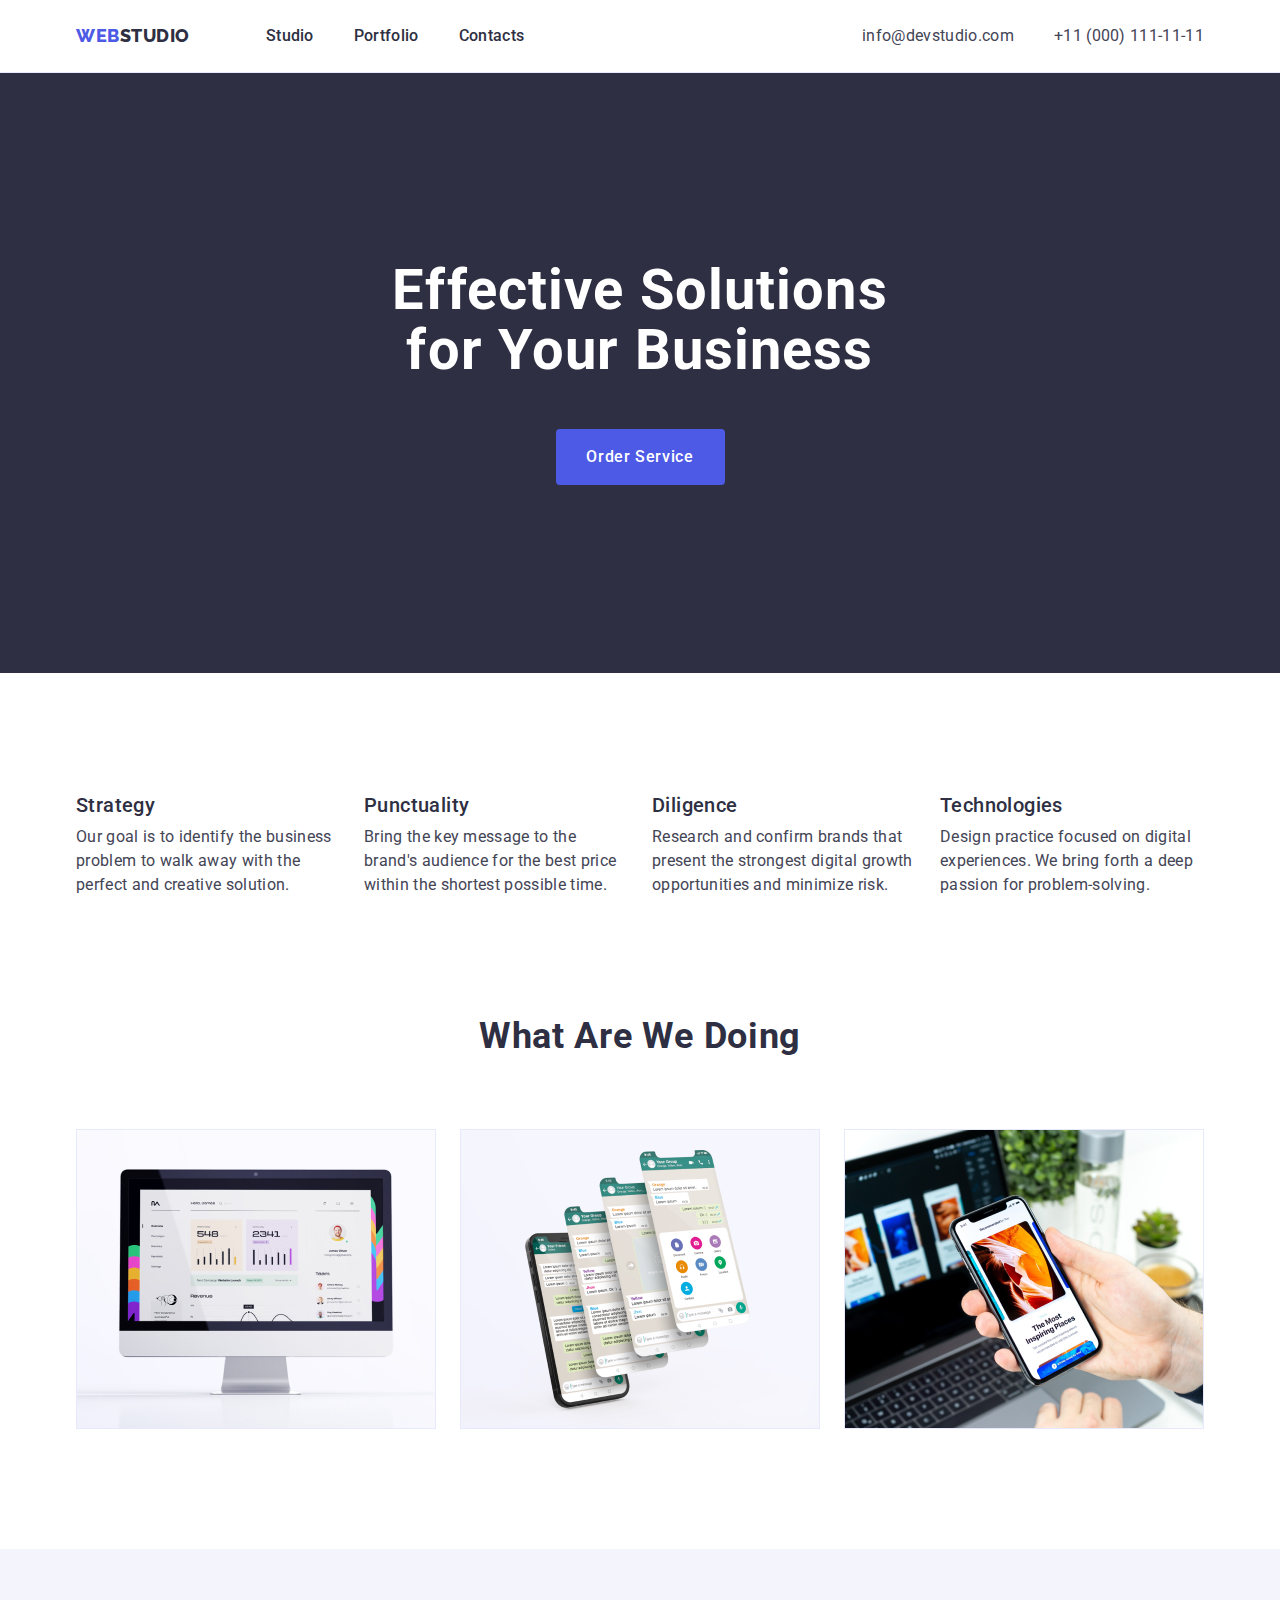
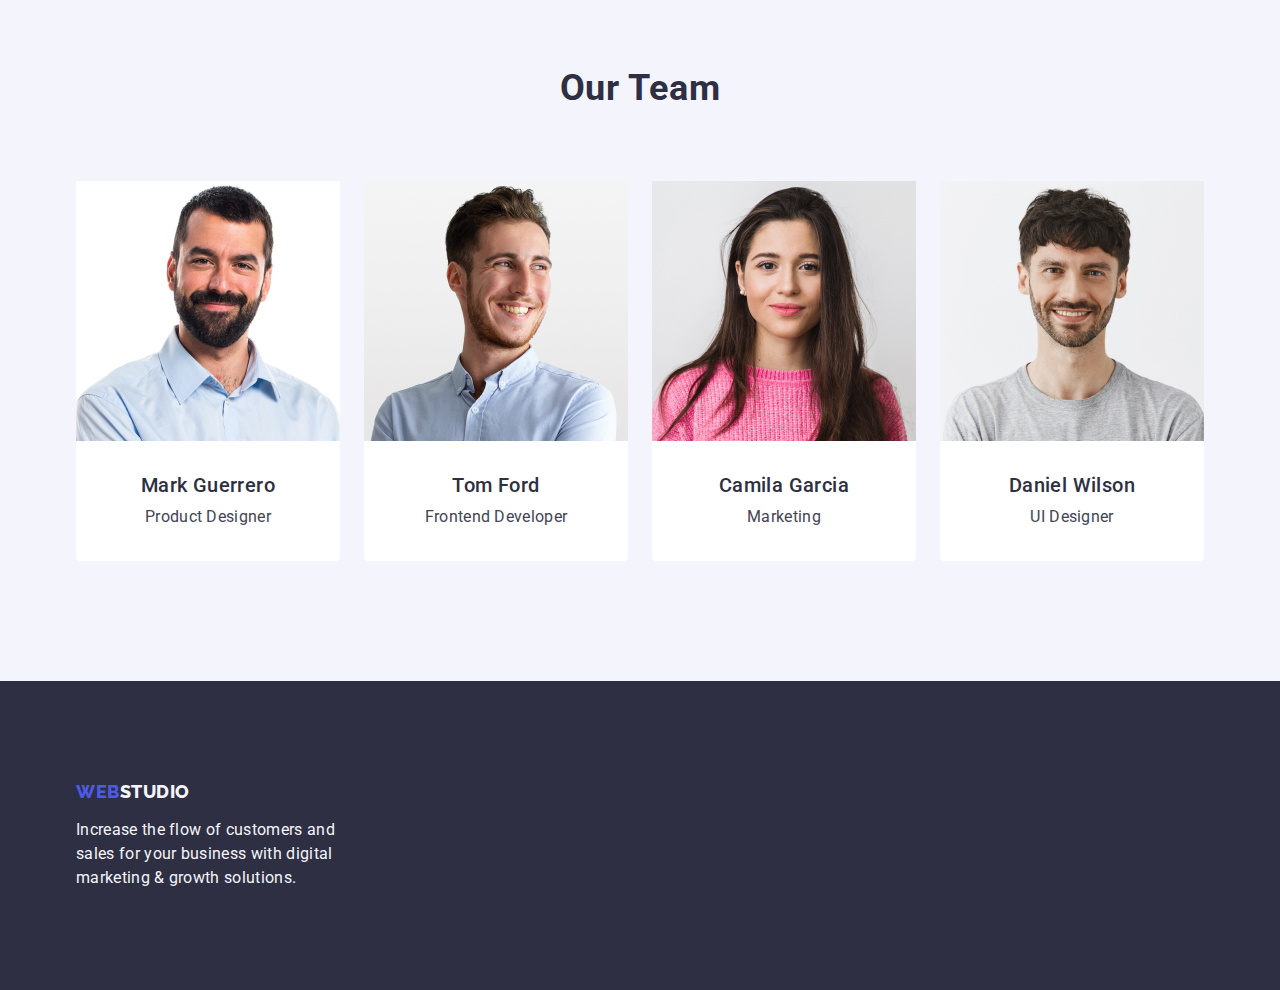
<file: index.html>
<!DOCTYPE html>
<html lang="en">
  <head>
    <meta charset="UTF-8" />
    <meta http-equiv="X-UA-Compatible" content="IE=edge" />
    <meta name="viewport" content="width=device-width, initial-scale=1.0" />
    <link rel="stylesheet" href="https://cdnjs.cloudflare.com/ajax/libs/modern-normalize/1.0.0/modern-normalize.min.css" />
    <link rel="preconnect" href="https://fonts.googleapis.com">
    <link rel="preconnect" href="https://fonts.gstatic.com" crossorigin>
    <link href="https://fonts.googleapis.com/css2?family=Raleway:wght@800&family=Roboto:wght@400;500;700;900&display=swap" rel="stylesheet">
    <link rel="stylesheet" href="./css/styles.css">
    <title>Studio</title>
  </head>
  <body>
    <header class="header">
      <div class="container-header container">
      <nav class="header-navigation">
        <a class="header-logo link" href="./index.html">Web<span class="header-web">Studio</span></a>
        <ul class="header-list list">
          <li class="header-item"><a class="header-link link" href="./index.html">Studio</a></li>
          <li class="header-item"><a class="header-link link" href="./portfolio.html">Portfolio</a></li>
          <li class="header-item"><a class="header-link link" href="">Contacts</a></li>
        </ul>
      </nav>
      <address class="header-address">
        <ul class="header-address-list list">
          <li class="header-address-item"><a class="header-address-link link" href="mailto:info@devstudio.com">info@devstudio.com</a></li>
          <li class="header-address-item"><a class="header-address-link link" href="tel:+110001111111">+11 (000) 111-11-11</a></li>
        </ul>
      </address>
      </div>
    </header>
    <main>
      <section class="hero">
        <div class="container">
        <h1 class="hero-text">Effective Solutions for Your Business</h1>
        <button type="button" class="studio-btn">Order Service</button>
        </div>
      </section>
      <section class="criteria">
        <div class="container">
        <h2 class="visually-hidden">Criteria</h2>
        <ul class="criteria-list list">
          <li class="criteria-item">
            <h3 class="criteria-text-top">Strategy</h3>
            <p class="criteria-text-bottom">
              Our goal is to identify the business problem to walk away with the
              perfect and creative solution.
            </p>
          </li>
          <li class="criteria-item">
            <h3 class="criteria-text-top">Punctuality</h3>
            <p class="criteria-text-bottom">
              Bring the key message to the brand's audience for the best price
              within the shortest possible time.
            </p>
          </li>
          <li class="criteria-item">
            <h3 class="criteria-text-top">Diligence</h3>
            <p class="criteria-text-bottom">
              Research and confirm brands that present the strongest digital
              growth opportunities and minimize risk.
            </p>
          </li>
          <li class="criteria-item">
            <h3 class="criteria-text-top">Technologies</h3>
            <p class="criteria-text-bottom">
              Design practice focused on digital experiences. We bring forth a
              deep passion for problem-solving.
            </p>
          </li>
        </ul>
        </div>
      </section>
      <section class="works">
        <div class="container">
        <h2 class="works-text">What are we doing</h2>
        <ul class="works-list list">
          <li class="works-list-item">
            <img
              src="./images/img1.jpg"
              alt="Application on a computer"
              width="360"
            />
          </li>
          <li class="works-list-item">
            <img src="./images/img2.jpg" alt="Chat on the phone" width="360" />
          </li>
          <li class="works-list-item">
            <img
              src="./images/img3.jpg"
              alt="Open site on the phone"
              width="360"
            />
          </li>
        </ul>
        </div>
      </section>
      <section class="ourteam">
        <div class="container">
        <h2 class="ourteam-text-top">Our Team</h2>
        <ul class="ourteam-list list">
          <li class="ourteam-item">
            <img src="./images/img4.jpg" alt="Mark Guerrero" width="264" />
            <div class="container-workers">
            <h3 class="ourteam-text">Mark Guerrero</h3>
            <p class="ourteam-text-bottom">Product Designer</p>
            </div>
          </li>
          <li class="ourteam-item">
            <img src="./images/img5.jpg" alt="Tom Ford" width="264" />
            <div class="container-workers">
            <h3 class="ourteam-text">Tom Ford</h3>
            <p class="ourteam-text-bottom">Frontend Developer</p>
            </div>
          </li>
          <li class="ourteam-item">
            <img src="./images/img6.jpg" alt="Camila Garcia" width="264" />
            <div class="container-workers">
            <h3 class="ourteam-text">Camila Garcia</h3>
            <p class="ourteam-text-bottom">Marketing</p>
            </div>
          </li>
          <li class="ourteam-item">
            <img src="./images/img7.jpg" alt="Daniel Wilson" width="264" />
            <div class="container-workers">
            <h3 class="ourteam-text">Daniel Wilson</h3>
            <p class="ourteam-text-bottom">UI Designer</p>
            </div>
          </li>
        </ul>
        </div>
      </section>
    </main>
    <footer class="footer">
      <div class="container">
      <a class="footer-logo link" href="./index.html">Web<span class="footer-web">Studio</span></a>
      <p class="footer-text">
        Increase the flow of customers and sales for your business with digital
        marketing & growth solutions.
      </p>
      </div>
    </footer>
  </body>
</html>
</file>
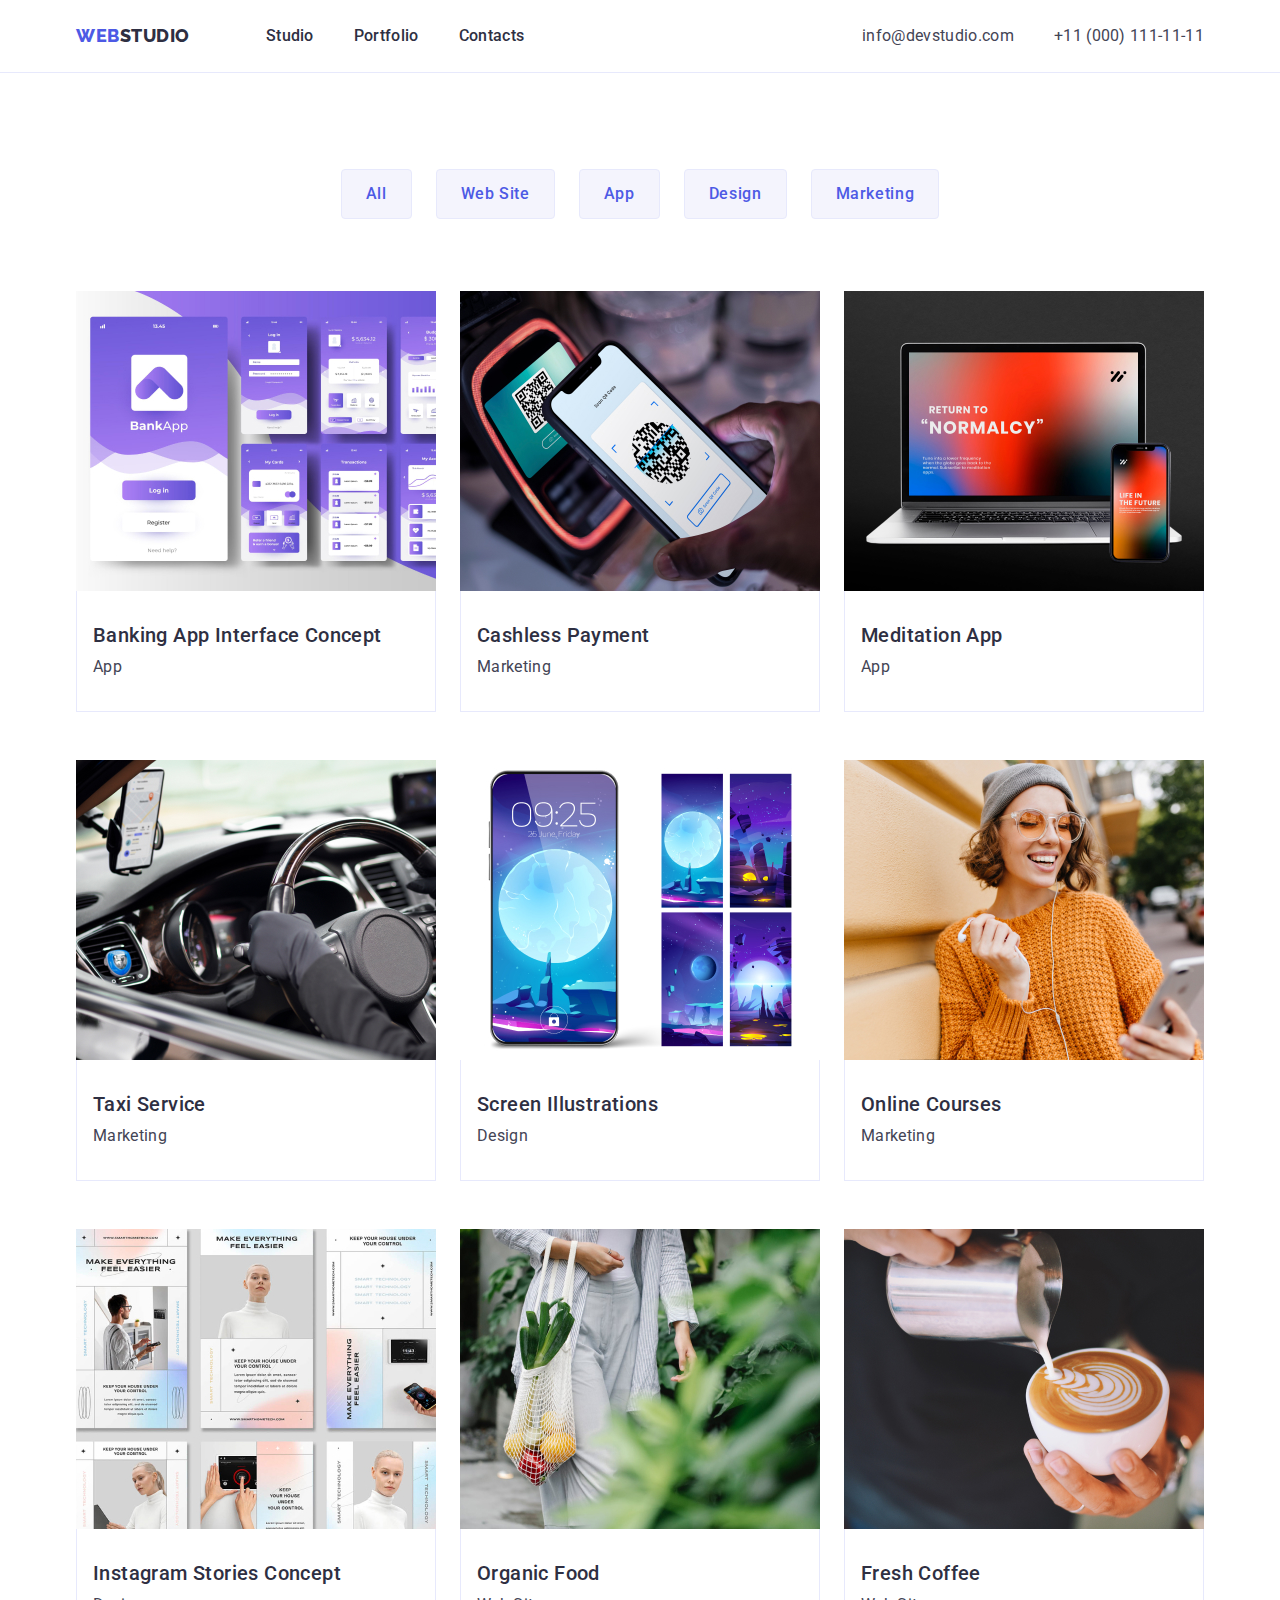
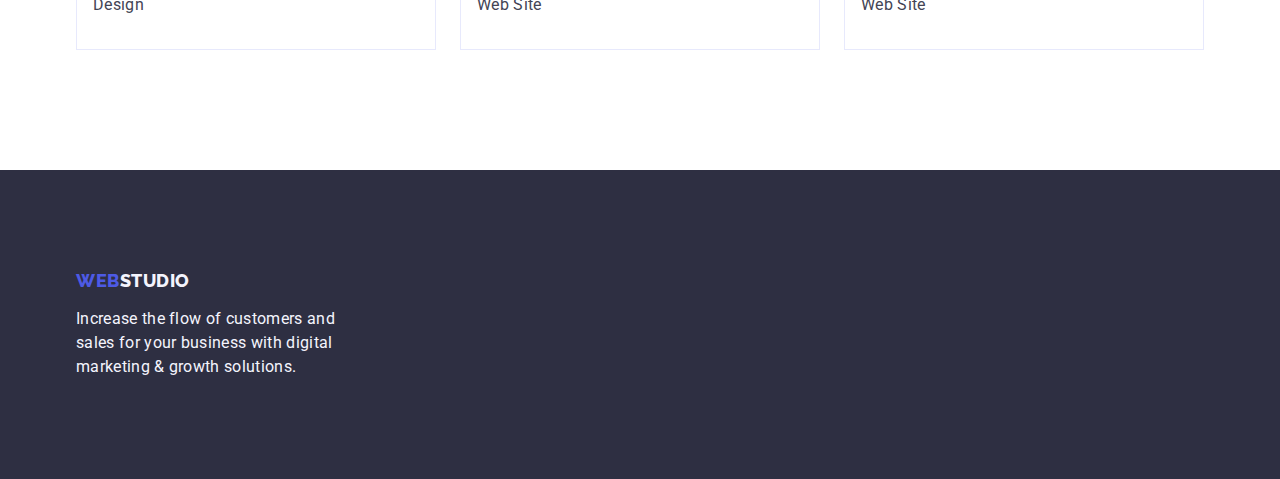
<file: portfolio.html>
<!DOCTYPE html>
<html lang="en">

<head>
    <meta charset="UTF-8" />
    <meta http-equiv="X-UA-Compatible" content="IE=edge" />
    <meta name="viewport" content="width=device-width, initial-scale=1.0" />
    <link rel="stylesheet" href="https://cdnjs.cloudflare.com/ajax/libs/modern-normalize/1.0.0/modern-normalize.min.css" />
    <link rel="preconnect" href="https://fonts.googleapis.com">
    <link rel="preconnect" href="https://fonts.gstatic.com" crossorigin>
    <link href="https://fonts.googleapis.com/css2?family=Raleway:wght@800&family=Roboto:wght@400;500;700;900&display=swap" rel="stylesheet">
    <link rel="stylesheet" href="./css/styles.css">
    <title>Portfolio</title>
</head>
<body>
    <header class="header">
        <div class="container-header container">
            <nav class="header-navigation">
                <a class="header-logo link" href="./index.html">Web<span class="header-web">Studio</span></a>
                <ul class="header-list list">
                    <li class="header-item"><a class="header-link link" href="./index.html">Studio</a></li>
                    <li class="header-item"><a class="header-link link" href="./portfolio.html">Portfolio</a></li>
                    <li class="header-item"><a class="header-link link" href="">Contacts</a></li>
                </ul>
            </nav>
            <address class="header-address">
                <ul class="header-address-list list">
                    <li class="header-address-item"><a class="header-address-link link"
                            href="mailto:info@devstudio.com">info@devstudio.com</a></li>
                    <li class="header-address-item"><a class="header-address-link link" href="tel:+110001111111">+11 (000)
                            111-11-11</a></li>
                </ul>
            </address>
        </div>
    </header>
    <main>
        <section class="fitters">
            <div class="container">
            <h1 class="visually-hidden">Portfolio</h1>
            <ul class="fitters-button-list list">
            <li class="fitters-button-item"><button type="button" class="fitters-button">All</button></li>
            <li class="fitters-button-item"><button type="button" class="fitters-button">Web Site</button></li>
            <li class="fitters-button-item"><button type="button" class="fitters-button">App</button></li>
            <li class="fitters-button-item"><button type="button" class="fitters-button">Design</button></li>
            <li class="fitters-button-item"><button type="button" class="fitters-button">Marketing</button></li>
            </ul>
            <ul class="fitters-list list">
                <li class="fitters-item">
                    <a class="fitters-link link" href="">
                    <img src="./images/banking-app-interface-concept.jpg" alt="Banking App" 
                    height="300" width="360">
                    <div class="app">
                    <h2 class="fitters-text-top">Banking App Interface Concept</h2>
                    <p class="fitters-text-bottom">App</p>
                    </div>
                </a>
                </li>
                <li class="fitters-item">
                    <a class="fitters-link link" href="">
                    <img src="./images/cashless-payment.jpg" alt="Cashless Payment"
                    height="300" width="360">
                    <div class="app">
                    <h2 class="fitters-text-top">Cashless Payment</h2>
                    <p class="fitters-text-bottom">Marketing</p>
                    </div>
                </a>
                </li>
                <li class="fitters-item">
                    <a class="fitters-link link" href="">
                    <img src="./images/meditation-app.jpg" alt="Meditation App"
                    height="300" width="360">
                    <div class="app">
                    <h2 class="fitters-text-top">Meditation App</h2>
                    <p class="fitters-text-bottom">App</p>
                    </div>
                </a>
                </li>
                <li class="fitters-item">
                    <a class="fitters-link link" href="">
                    <img src="./images/taxi-service.jpg" alt="Taxi Service"
                    height="300" width="360">
                    <div class="app">
                    <h2 class="fitters-text-top">Taxi Service</h2>
                    <p class="fitters-text-bottom">Marketing</p>
                    </div>
                </a>
                </li>
                <li class="fitters-item">
                    <a class="fitters-link link" href="">
                    <img src="./images/screen-illustrations.jpg" alt="Screen Illustrations"
                    height="300" width="360">
                    <div class="app">
                    <h2 class="fitters-text-top">Screen Illustrations</h2>
                    <p class="fitters-text-bottom">Design</p>
                    </div>
                </a>
                </li>
                <li class="fitters-item">
                    <a class="fitters-link link" href="">
                    <img src="./images/online-courses.jpg" alt="Online Courses"
                    height="300" width="360">
                    <div class="app">
                    <h2 class="fitters-text-top">Online Courses</h2>
                    <p class="fitters-text-bottom">Marketing</p>
                    </div>
                </a>
                </li>
                <li class="fitters-item">
                    <a class="fitters-link link" href="">
                    <img src="./images/instagram-stories-concept.jpg" alt="Instagram Stories Concept"
                    height="300" width="360">
                    <div class="app">
                    <h2 class="fitters-text-top">Instagram Stories Concept</h2>
                    <p class="fitters-text-bottom">Design</p>
                    </div>
                </a>
                </li>
                <li class="fitters-item">
                    <a class="fitters-link link" href="">
                    <img src="./images/organic-food.jpg" alt="Organic Food"
                    height="300" width="360">
                    <div class="app">
                    <h2 class="fitters-text-top">Organic Food</h2>
                    <p class="fitters-text-bottom">Web Site</p>
                    </div>
                </a>
                </li>
                <li class="fitters-item">
                    <a class="fitters-link link" href="">
                    <img src="./images/fresh-coffee.jpg" alt="Fresh Coffee"
                    height="300" width="360">
                    <div class="app">
                    <h2 class="fitters-text-top">Fresh Coffee</h2>
                    <p class="fitters-text-bottom">Web Site</p>
                    </div>
                </a>
                </li>
            </ul>
            </div>
        </section>
    </main>
    <footer class="footer">
        <div class="container">
            <a class="footer-logo link" href="./index.html">Web<span class="footer-web">Studio</span></a>
            <p class="footer-text">
                Increase the flow of customers and sales for your business with digital
                marketing & growth solutions.
            </p>
        </div>
    </footer>
</body>
</html>
</file>
<file: css/styles.css>
:root {
    --title-color:#2E2F42;
    --logo-color: #4D5AE5;
    --white-color: #FFFFFF;
    --text-color: #F4F4FD;
    --background-color: #404BBF;
    --adress-color: #434455;
    --btn-color: #e7e9fc;
}
body {
    font-family: 'Roboto', sans-serif;
    background-color: var(--white-color);
    color: var(--adress-color);
}
p, h1, h2, h3, h4, h5, h6 {
    margin: 0;
}
ul, ol {
    margin: 0;
    padding: 0;
}
img {
    display: block;
    max-width: 100%;
    height: auto;
}
.visually-hidden {
    position: absolute;
    width: 1px;
    height: 1px;
    margin: -1px;
    border: 0;
    padding: 0;
    white-space: nowrap;
    clip-path: inset(100%);
    clip: rect(0 0 0 0);
    overflow: hidden;
}
.list {
    list-style: none;
}
.link {
    text-decoration: none;
}
/* Header */
.header {
    border-bottom: 1px solid #e7e9fc
}
.container-header {
    display: flex;
    align-items: center;
}
.header-navigation {
    display: flex;
    align-items: center;
}
.header-item {
    
}
.header-item:last-child {
    margin-right: 0;
}
.container{
    width: 1158px;
    padding-left: 15px;
    padding-right: 15px;
    margin: 0 auto;
}
.header-logo {
    margin-right: 76px;
    font-family: 'Raleway', sans-serif;
    font-weight: 800;
    font-size: 18px;
    line-height: 1.17;
    letter-spacing: 0.03em;
    text-transform: uppercase;
    color: var(--logo-color);
}
.header-web {
    font-family: 'Raleway', sans-serif;
    font-weight: 800;
    font-size: 18px;
    line-height: 1.17;
    letter-spacing: 0.03em;
    text-transform: uppercase;
    color: var(--title-color);
}
.header-link {
    font-weight: 500;
    font-size: 16px;
    line-height: 1.5;
    letter-spacing: 0.02em;
    color: var(--title-color);
    padding: 24px 0;
    display: block;
}
.header-list{
    display: flex;
    gap: 40px;
}
/* Navigation */
.header-link:hover, .header-link:focus {
    color:var(--background-color);
}
.header-address-list {
    display: flex;
    gap: 40px;
}
.header-address{
    display: flex;
    margin-left: auto;
    font-style: normal;
    
}
.header-address-item {
}
.header-address-link {
    font-size: 16px;
    line-height: 1.5;
    letter-spacing: 0.02em;
    color: var(--adress-color);
}
.header-address-link:hover, .header-address-link:focus {
    color: var(--background-color);
}
/* Hero */
.hero {
    padding: 188px 0;
    min-height: 600px;
    background: var(--title-color);
    padding-top: 188px;
}
.hero-text {
    max-width: 496px;
    font-size: 56px;
    line-height: 1.07;
    letter-spacing: 0.02em;
    color: var(--white-color);
    text-align: center;
    margin: 0 auto;
}
.studio-btn {
    display: block;
    margin: 0 auto;
    margin-top: 48px;
    min-width: 169px;
    height: 56px;
    border: none;
    font-family: inherit;
    font-weight: 500;
    font-size: 16px;
    line-height: 1.5;
    letter-spacing: 0.04em;
    color: var(--white-color);
    background-color: var(--logo-color);
    cursor: pointer;
    border-radius: 4px;
}
.studio-btn:hover, .studio-btn:focus {
    background: var(--background-color);
}


/* Criteria */
.criteria {
    padding: 120px 0
}
.criteria-list {
    display: flex;
    align-items: flex-start;
    gap: 24px;
}
.criteria-item {
    width: calc((100% - 72px) / 4);
}
.criteria-text-top {
    font-weight: 500;
    font-size: 20px;
    line-height: 1.2;
    letter-spacing: 0.02em;
    color: var(--title-color);
    margin-bottom: 8px;
}
.criteria-text-bottom {
    font-size: 16px;
    line-height: 1.5;
    letter-spacing: 0.02em;
}
/* Works */
.works {
    padding-bottom: 120px;
}
.container-workers {
    padding: 32px 16px;
}
.works-text {
    margin-bottom: 72px;
    font-weight: 700;
    font-size: 36px;
    line-height: 1.11;
    text-align: center;
    letter-spacing: 0.02em;
    text-transform: capitalize;
    color: var(--title-color);
}
.works-list {
    display: flex;
    gap: 24px;
}
.works-list-item {
    width: calc((100%-48px)/3);
}
/* Our Team */
.ourteam {
    background: var(--text-color);
    padding: 120px 0;
}
.ourteam-text-top {
    margin-bottom: 72px;
    font-size: 36px;
    line-height: 1.11;
    text-align: center;
    letter-spacing: 0.02em;
    text-transform: capitalize;
    color: var(--title-color);
}
.ourteam-list {
    display: flex;
    gap: 24px;
}
.ourteam-item {
    width: calc((100% - 72px) / 4);
    border-radius: 0px 0px 4px 4px;
    background: var(--white-color);
}
.ourteam-text {
    margin-bottom: 8px;
    font-weight: 500;
    font-size: 20px;
    line-height: 1.2;
    text-align: center;
    letter-spacing: 0.02em;
    color: var(--title-color);
}
.ourteam-text-bottom {
    font-size: 16px;
    line-height: 1.5;
    text-align: center;
    letter-spacing: 0.02em;
}
/* Footer */
.footer {
    padding-top: 100px;
    padding-bottom: 100px;
    background: var(--title-color);
}
.footer-logo {
    display: inline-block;
    margin-bottom: 16px;
    font-family: 'Raleway', sans-serif;
    font-weight: 800;
    font-size: 18px;
    line-height: 1.17;
    letter-spacing: 0.03em;
    text-transform: uppercase;
    color: var(--logo-color);
}
.footer-web {
    font-family: 'Raleway', sans-serif;
    font-weight: 800;
    font-size: 18px;
    line-height: 1.17;
    letter-spacing: 0.03em;
    text-transform: uppercase;
    color: var(--text-color);
}
.footer-text {
    font-size: 16px;
    line-height: 1.5;
    letter-spacing: 0.02em;
    color: var(--text-color);
    max-width: 264px;
}
/* Fitters */
.fitters {
    padding-top: 96px;
    padding-bottom: 120px;
}
.fitters-button-list {
    display: flex;
    justify-content: center;
    gap: 24px;
    margin-bottom: 72px;
}
.fitters-button {
    font-family: "Roboto", sans-serif;
    background-color: var(--text-color);
    font-weight: 500;
    font-size: 16px;
    line-height: 1.5;
    text-align: center;
    letter-spacing: 0.04em;
    color: var(--logo-color);
    cursor: pointer;
    padding: 12px 24px;
    border: 1px solid var(--btn-color);
    border-radius: 4px;
}
.fitters-button:hover,
.fitters-button:focus {
    background-color: var(--background-color);
    color: var(--white-color);
    border: 1px solid transparent;
}
.fitters-list {
    display: flex;
    flex-wrap: wrap;
    column-gap: 24px;
    row-gap: 48px;
}
.fitters-item {
    width: calc((100% - 48px) / 3);
}
.app {
    padding: 32px 16px;
    border: 1px solid var(--btn-color);
    border-top: none;
}
.fitters-text-top {
    font-weight: 500;
    font-size: 20px;
    line-height: 1.2;
    letter-spacing: 0.02em;
    color: var(--title-color);
    margin-bottom: 8px;
}
.fitters-text-bottom {
    font-size: 16px;
    line-height: 1.5;
    letter-spacing: 0.02em;
    color: var(--adress-color);
}
</file>
